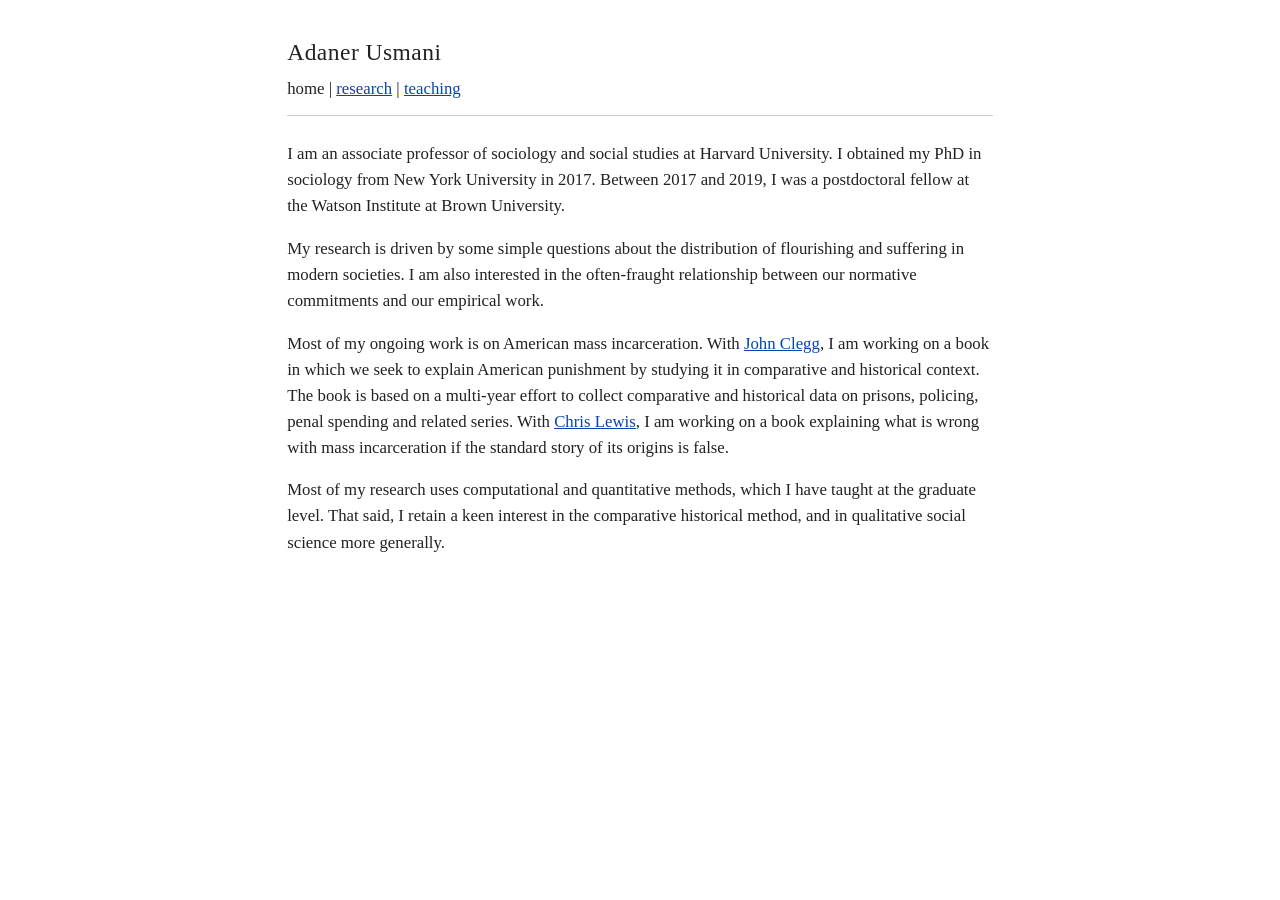
<file: index.html>
<!DOCTYPE html>
<html lang="en">
<head>
<meta charset="utf-8">
<meta name="viewport" content="width=device-width, initial-scale=1">
<title>Adaner Usmani</title>
<link rel="stylesheet" href="style.css">
</head>
<body>

<header>
<h1>Adaner Usmani</h1>
<nav>home | <a href="research.html">research</a> | <a href="teaching.html">teaching</a></nav>
<hr>
</header>

<main>
<p>I am an associate professor of sociology and social studies at Harvard University. I obtained my PhD in sociology from New York University in 2017. Between 2017 and 2019, I was a postdoctoral fellow at the Watson Institute at Brown University.</p>

<p>My research is driven by some simple questions about the distribution of flourishing and suffering in modern societies. I am also interested in the often-fraught relationship between our normative commitments and our empirical work.</p>

<p>Most of my ongoing work is on American mass incarceration. With <a href="https://www.umass.edu/economics/about/directory/john-clegg">John Clegg</a>, I am working on a book in which we seek to explain American punishment by studying it in comparative and historical context. The book is based on a multi-year effort to collect comparative and historical data on prisons, policing, penal spending and related series. With <a href="http://www.christopherlewis.org/">Chris Lewis</a>, I am working on a book explaining what is wrong with mass incarceration if the standard story of its origins is false.</p>

<p>Most of my research uses computational and quantitative methods, which I have taught at the graduate level. That said, I retain a keen interest in the comparative historical method, and in qualitative social science more generally.</p>
</main>

</body>
</html>
</file>
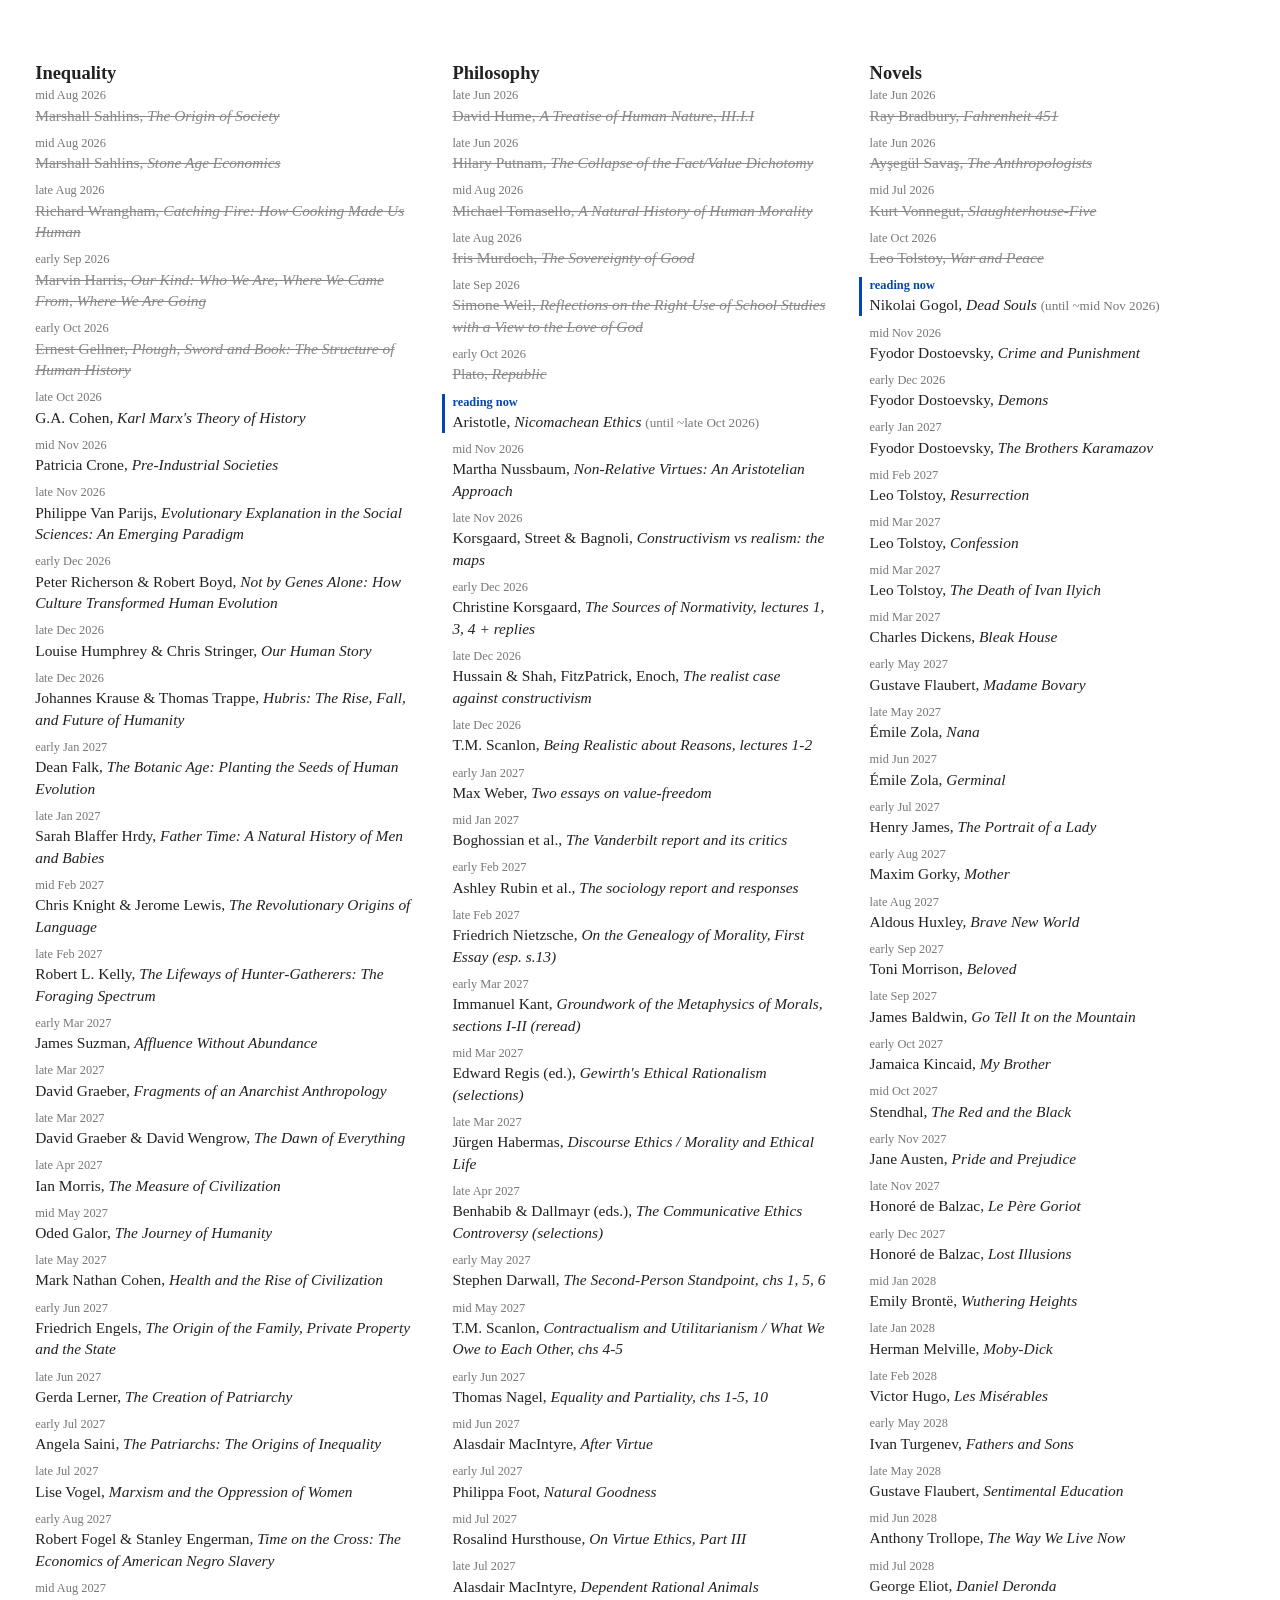
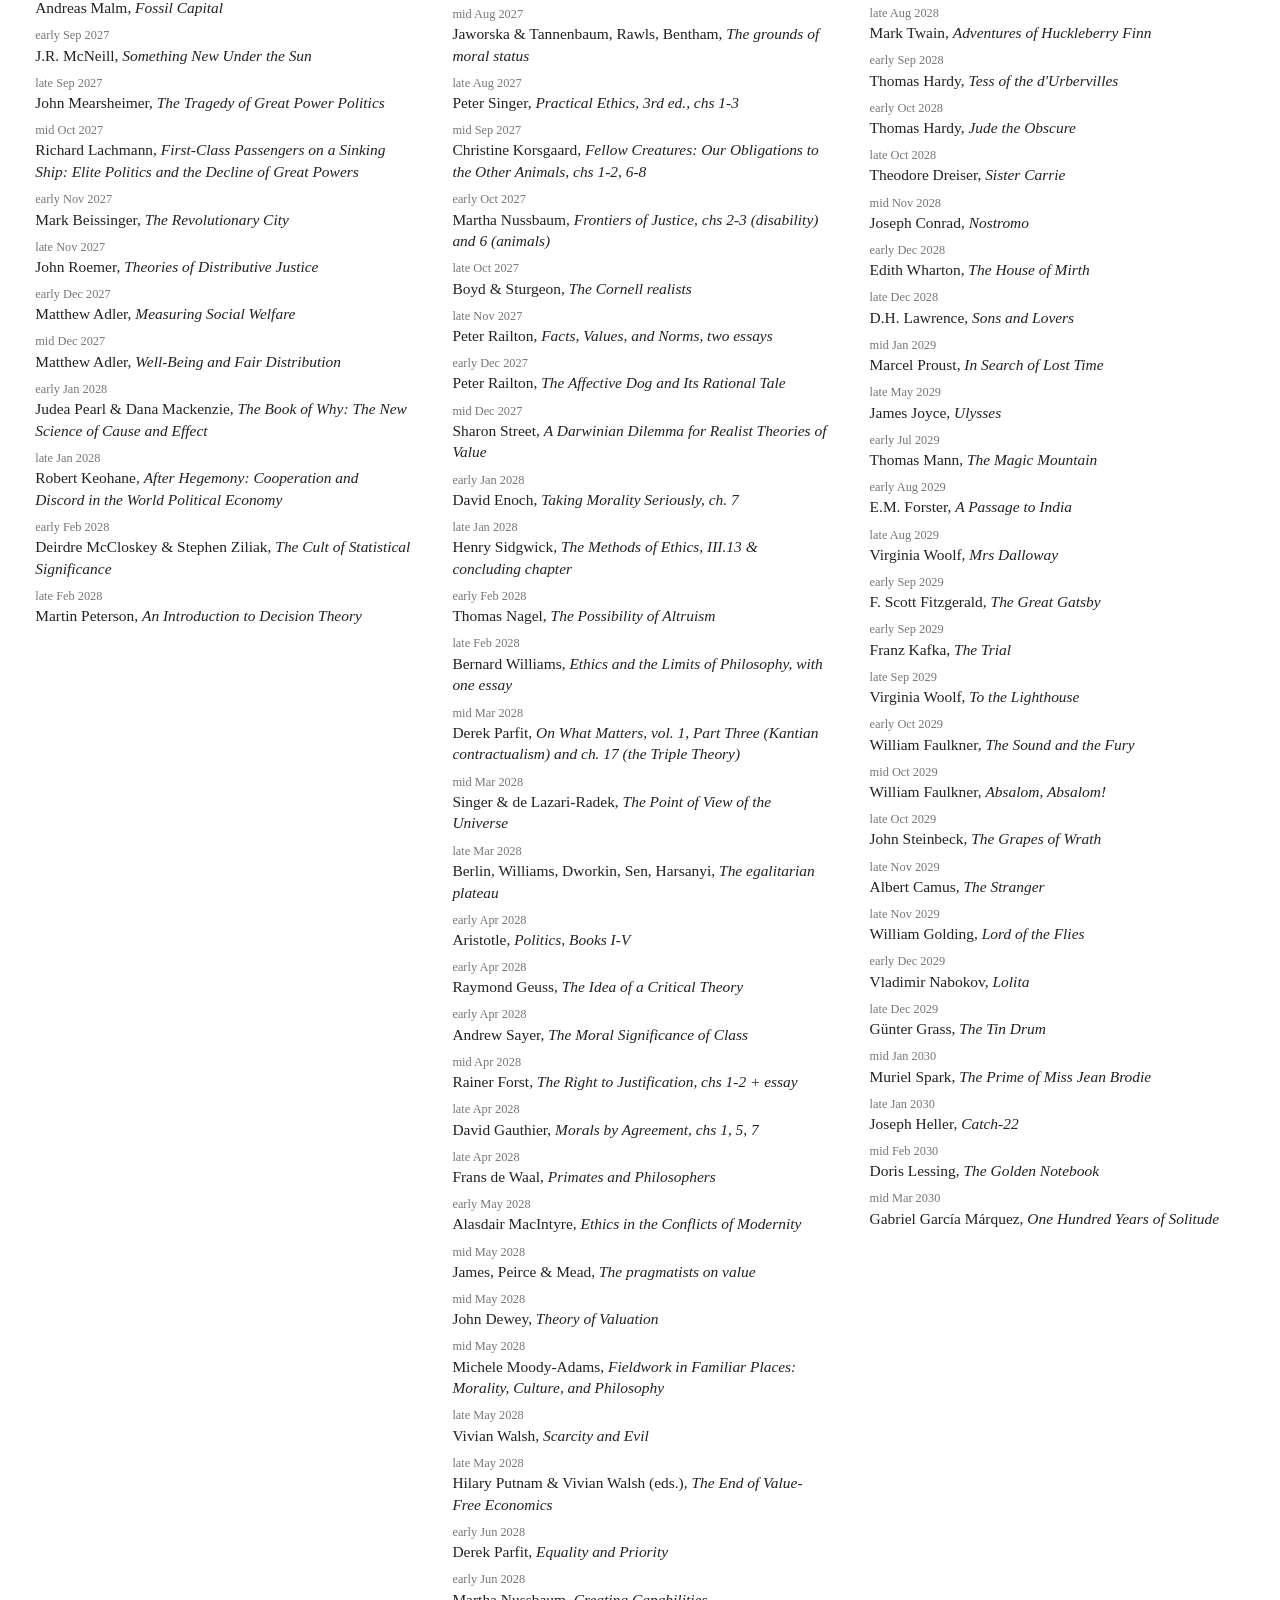
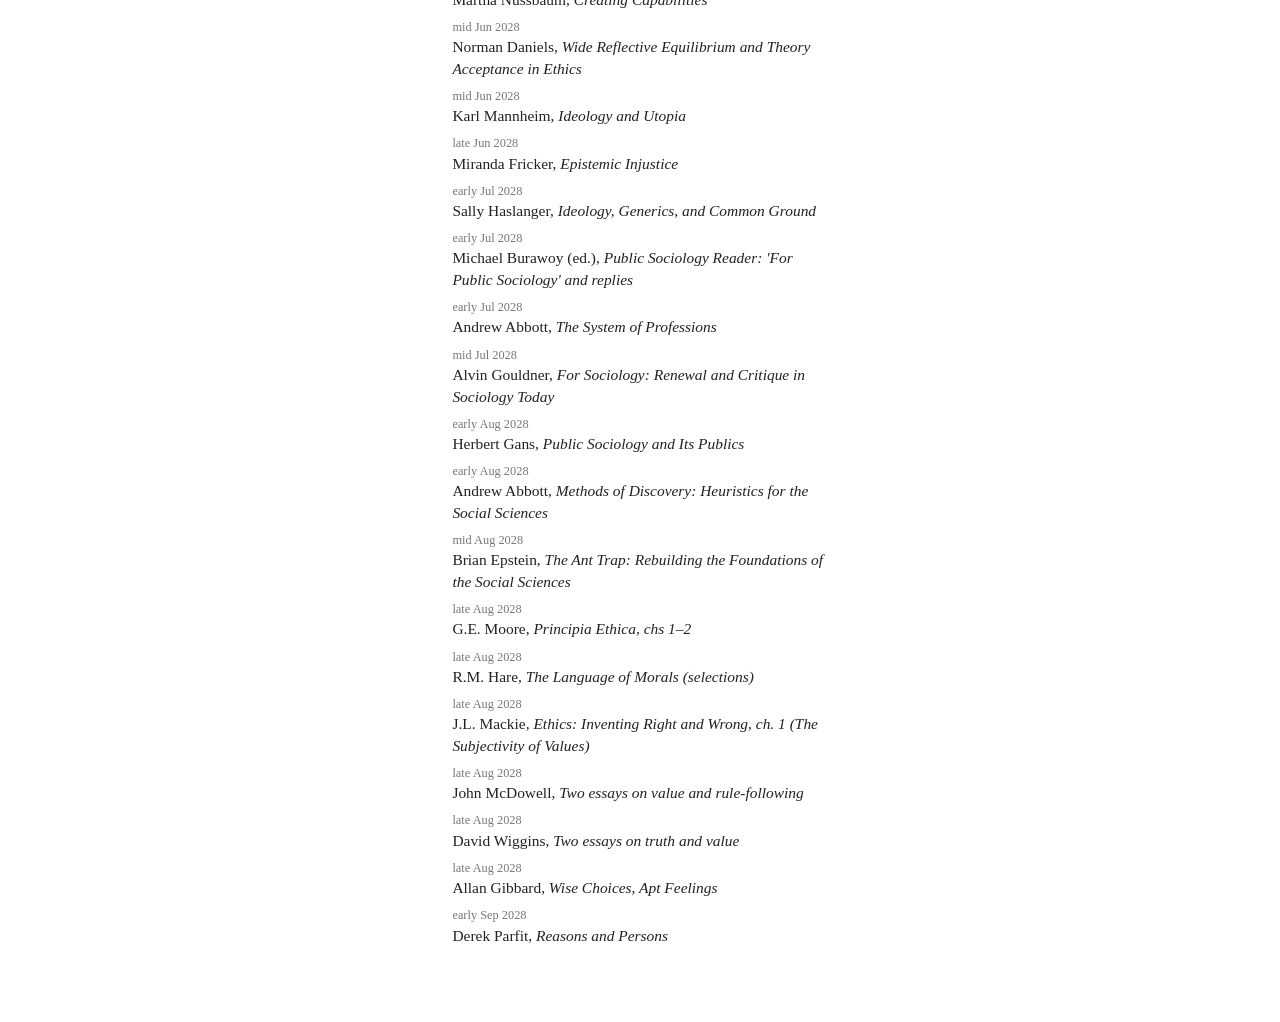
<file: reading.html>
<!DOCTYPE html>
<html lang="en">
<head>
<meta charset="utf-8">
<meta name="viewport" content="width=device-width, initial-scale=1">
<title>Reading</title>
<meta name="robots" content="noindex, nofollow">
<link rel="stylesheet" href="style.css">
</head>
<body class="wide">

<div class="reading">
<section class="col">
<h2>Inequality</h2>
<ol class="books">
<li class="done"><span class="when">mid Aug 2026</span><del>Marshall Sahlins, <cite>The Origin of Society</cite></del></li>
<li class="done"><span class="when">mid Aug 2026</span><del>Marshall Sahlins, <cite>Stone Age Economics</cite></del></li>
<li class="done"><span class="when">late Aug 2026</span><del>Richard Wrangham, <cite>Catching Fire: How Cooking Made Us Human</cite></del></li>
<li class="done"><span class="when">early Sep 2026</span><del>Marvin Harris, <cite>Our Kind: Who We Are, Where We Came From, Where We Are Going</cite></del></li>
<li class="done"><span class="when">early Oct 2026</span><del>Ernest Gellner, <cite>Plough, Sword and Book: The Structure of Human History</cite></del></li>
<li><span class="when">late Oct 2026</span>G.A. Cohen, <cite>Karl Marx&#x27;s Theory of History</cite></li>
<li><span class="when">mid Nov 2026</span>Patricia Crone, <cite>Pre-Industrial Societies</cite></li>
<li><span class="when">late Nov 2026</span>Philippe Van Parijs, <cite>Evolutionary Explanation in the Social Sciences: An Emerging Paradigm</cite></li>
<li><span class="when">early Dec 2026</span>Peter Richerson &amp; Robert Boyd, <cite>Not by Genes Alone: How Culture Transformed Human Evolution</cite></li>
<li><span class="when">late Dec 2026</span>Louise Humphrey &amp; Chris Stringer, <cite>Our Human Story</cite></li>
<li><span class="when">late Dec 2026</span>Johannes Krause &amp; Thomas Trappe, <cite>Hubris: The Rise, Fall, and Future of Humanity</cite></li>
<li><span class="when">early Jan 2027</span>Dean Falk, <cite>The Botanic Age: Planting the Seeds of Human Evolution</cite></li>
<li><span class="when">late Jan 2027</span>Sarah Blaffer Hrdy, <cite>Father Time: A Natural History of Men and Babies</cite></li>
<li><span class="when">mid Feb 2027</span>Chris Knight &amp; Jerome Lewis, <cite>The Revolutionary Origins of Language</cite></li>
<li><span class="when">late Feb 2027</span>Robert L. Kelly, <cite>The Lifeways of Hunter-Gatherers: The Foraging Spectrum</cite></li>
<li><span class="when">early Mar 2027</span>James Suzman, <cite>Affluence Without Abundance</cite></li>
<li><span class="when">late Mar 2027</span>David Graeber, <cite>Fragments of an Anarchist Anthropology</cite></li>
<li><span class="when">late Mar 2027</span>David Graeber &amp; David Wengrow, <cite>The Dawn of Everything</cite></li>
<li><span class="when">late Apr 2027</span>Ian Morris, <cite>The Measure of Civilization</cite></li>
<li><span class="when">mid May 2027</span>Oded Galor, <cite>The Journey of Humanity</cite></li>
<li><span class="when">late May 2027</span>Mark Nathan Cohen, <cite>Health and the Rise of Civilization</cite></li>
<li><span class="when">early Jun 2027</span>Friedrich Engels, <cite>The Origin of the Family, Private Property and the State</cite></li>
<li><span class="when">late Jun 2027</span>Gerda Lerner, <cite>The Creation of Patriarchy</cite></li>
<li><span class="when">early Jul 2027</span>Angela Saini, <cite>The Patriarchs: The Origins of Inequality</cite></li>
<li><span class="when">late Jul 2027</span>Lise Vogel, <cite>Marxism and the Oppression of Women</cite></li>
<li><span class="when">early Aug 2027</span>Robert Fogel &amp; Stanley Engerman, <cite>Time on the Cross: The Economics of American Negro Slavery</cite></li>
<li><span class="when">mid Aug 2027</span>Andreas Malm, <cite>Fossil Capital</cite></li>
<li><span class="when">early Sep 2027</span>J.R. McNeill, <cite>Something New Under the Sun</cite></li>
<li><span class="when">late Sep 2027</span>John Mearsheimer, <cite>The Tragedy of Great Power Politics</cite></li>
<li><span class="when">mid Oct 2027</span>Richard Lachmann, <cite>First-Class Passengers on a Sinking Ship: Elite Politics and the Decline of Great Powers</cite></li>
<li><span class="when">early Nov 2027</span>Mark Beissinger, <cite>The Revolutionary City</cite></li>
<li><span class="when">late Nov 2027</span>John Roemer, <cite>Theories of Distributive Justice</cite></li>
<li><span class="when">early Dec 2027</span>Matthew Adler, <cite>Measuring Social Welfare</cite></li>
<li><span class="when">mid Dec 2027</span>Matthew Adler, <cite>Well-Being and Fair Distribution</cite></li>
<li><span class="when">early Jan 2028</span>Judea Pearl &amp; Dana Mackenzie, <cite>The Book of Why: The New Science of Cause and Effect</cite></li>
<li><span class="when">late Jan 2028</span>Robert Keohane, <cite>After Hegemony: Cooperation and Discord in the World Political Economy</cite></li>
<li><span class="when">early Feb 2028</span>Deirdre McCloskey &amp; Stephen Ziliak, <cite>The Cult of Statistical Significance</cite></li>
<li><span class="when">late Feb 2028</span>Martin Peterson, <cite>An Introduction to Decision Theory</cite></li>
</ol>
</section>

<section class="col">
<h2>Philosophy</h2>
<ol class="books">
<li class="done"><span class="when">late Jun 2026</span><del>David Hume, <cite>A Treatise of Human Nature, III.I.I</cite></del></li>
<li class="done"><span class="when">late Jun 2026</span><del>Hilary Putnam, <cite>The Collapse of the Fact/Value Dichotomy</cite></del></li>
<li class="done"><span class="when">mid Aug 2026</span><del>Michael Tomasello, <cite>A Natural History of Human Morality</cite></del></li>
<li class="done"><span class="when">late Aug 2026</span><del>Iris Murdoch, <cite>The Sovereignty of Good</cite></del></li>
<li class="done"><span class="when">late Sep 2026</span><del>Simone Weil, <cite>Reflections on the Right Use of School Studies with a View to the Love of God</cite></del></li>
<li class="done"><span class="when">early Oct 2026</span><del>Plato, <cite>Republic</cite></del></li>
<li class="now"><span class="when">reading now</span>Aristotle, <cite>Nicomachean Ethics</cite> <span class="until">(until ~late Oct 2026)</span></li>
<li><span class="when">mid Nov 2026</span>Martha Nussbaum, <cite>Non-Relative Virtues: An Aristotelian Approach</cite></li>
<li><span class="when">late Nov 2026</span>Korsgaard, Street &amp; Bagnoli, <cite>Constructivism vs realism: the maps</cite></li>
<li><span class="when">early Dec 2026</span>Christine Korsgaard, <cite>The Sources of Normativity, lectures 1, 3, 4 + replies</cite></li>
<li><span class="when">late Dec 2026</span>Hussain &amp; Shah, FitzPatrick, Enoch, <cite>The realist case against constructivism</cite></li>
<li><span class="when">late Dec 2026</span>T.M. Scanlon, <cite>Being Realistic about Reasons, lectures 1-2</cite></li>
<li><span class="when">early Jan 2027</span>Max Weber, <cite>Two essays on value-freedom</cite></li>
<li><span class="when">mid Jan 2027</span>Boghossian et al., <cite>The Vanderbilt report and its critics</cite></li>
<li><span class="when">early Feb 2027</span>Ashley Rubin et al., <cite>The sociology report and responses</cite></li>
<li><span class="when">late Feb 2027</span>Friedrich Nietzsche, <cite>On the Genealogy of Morality, First Essay (esp. s.13)</cite></li>
<li><span class="when">early Mar 2027</span>Immanuel Kant, <cite>Groundwork of the Metaphysics of Morals, sections I-II (reread)</cite></li>
<li><span class="when">mid Mar 2027</span>Edward Regis (ed.), <cite>Gewirth&#x27;s Ethical Rationalism (selections)</cite></li>
<li><span class="when">late Mar 2027</span>Jürgen Habermas, <cite>Discourse Ethics / Morality and Ethical Life</cite></li>
<li><span class="when">late Apr 2027</span>Benhabib &amp; Dallmayr (eds.), <cite>The Communicative Ethics Controversy (selections)</cite></li>
<li><span class="when">early May 2027</span>Stephen Darwall, <cite>The Second-Person Standpoint, chs 1, 5, 6</cite></li>
<li><span class="when">mid May 2027</span>T.M. Scanlon, <cite>Contractualism and Utilitarianism / What We Owe to Each Other, chs 4-5</cite></li>
<li><span class="when">early Jun 2027</span>Thomas Nagel, <cite>Equality and Partiality, chs 1-5, 10</cite></li>
<li><span class="when">mid Jun 2027</span>Alasdair MacIntyre, <cite>After Virtue</cite></li>
<li><span class="when">early Jul 2027</span>Philippa Foot, <cite>Natural Goodness</cite></li>
<li><span class="when">mid Jul 2027</span>Rosalind Hursthouse, <cite>On Virtue Ethics, Part III</cite></li>
<li><span class="when">late Jul 2027</span>Alasdair MacIntyre, <cite>Dependent Rational Animals</cite></li>
<li><span class="when">mid Aug 2027</span>Jaworska &amp; Tannenbaum, Rawls, Bentham, <cite>The grounds of moral status</cite></li>
<li><span class="when">late Aug 2027</span>Peter Singer, <cite>Practical Ethics, 3rd ed., chs 1-3</cite></li>
<li><span class="when">mid Sep 2027</span>Christine Korsgaard, <cite>Fellow Creatures: Our Obligations to the Other Animals, chs 1-2, 6-8</cite></li>
<li><span class="when">early Oct 2027</span>Martha Nussbaum, <cite>Frontiers of Justice, chs 2-3 (disability) and 6 (animals)</cite></li>
<li><span class="when">late Oct 2027</span>Boyd &amp; Sturgeon, <cite>The Cornell realists</cite></li>
<li><span class="when">late Nov 2027</span>Peter Railton, <cite>Facts, Values, and Norms, two essays</cite></li>
<li><span class="when">early Dec 2027</span>Peter Railton, <cite>The Affective Dog and Its Rational Tale</cite></li>
<li><span class="when">mid Dec 2027</span>Sharon Street, <cite>A Darwinian Dilemma for Realist Theories of Value</cite></li>
<li><span class="when">early Jan 2028</span>David Enoch, <cite>Taking Morality Seriously, ch. 7</cite></li>
<li><span class="when">late Jan 2028</span>Henry Sidgwick, <cite>The Methods of Ethics, III.13 &amp; concluding chapter</cite></li>
<li><span class="when">early Feb 2028</span>Thomas Nagel, <cite>The Possibility of Altruism</cite></li>
<li><span class="when">late Feb 2028</span>Bernard Williams, <cite>Ethics and the Limits of Philosophy, with one essay</cite></li>
<li><span class="when">mid Mar 2028</span>Derek Parfit, <cite>On What Matters, vol. 1, Part Three (Kantian contractualism) and ch. 17 (the Triple Theory)</cite></li>
<li><span class="when">mid Mar 2028</span>Singer &amp; de Lazari-Radek, <cite>The Point of View of the Universe</cite></li>
<li><span class="when">late Mar 2028</span>Berlin, Williams, Dworkin, Sen, Harsanyi, <cite>The egalitarian plateau</cite></li>
<li><span class="when">early Apr 2028</span>Aristotle, <cite>Politics, Books I-V</cite></li>
<li><span class="when">early Apr 2028</span>Raymond Geuss, <cite>The Idea of a Critical Theory</cite></li>
<li><span class="when">early Apr 2028</span>Andrew Sayer, <cite>The Moral Significance of Class</cite></li>
<li><span class="when">mid Apr 2028</span>Rainer Forst, <cite>The Right to Justification, chs 1-2 + essay</cite></li>
<li><span class="when">late Apr 2028</span>David Gauthier, <cite>Morals by Agreement, chs 1, 5, 7</cite></li>
<li><span class="when">late Apr 2028</span>Frans de Waal, <cite>Primates and Philosophers</cite></li>
<li><span class="when">early May 2028</span>Alasdair MacIntyre, <cite>Ethics in the Conflicts of Modernity</cite></li>
<li><span class="when">mid May 2028</span>James, Peirce &amp; Mead, <cite>The pragmatists on value</cite></li>
<li><span class="when">mid May 2028</span>John Dewey, <cite>Theory of Valuation</cite></li>
<li><span class="when">mid May 2028</span>Michele Moody-Adams, <cite>Fieldwork in Familiar Places: Morality, Culture, and Philosophy</cite></li>
<li><span class="when">late May 2028</span>Vivian Walsh, <cite>Scarcity and Evil</cite></li>
<li><span class="when">late May 2028</span>Hilary Putnam &amp; Vivian Walsh (eds.), <cite>The End of Value-Free Economics</cite></li>
<li><span class="when">early Jun 2028</span>Derek Parfit, <cite>Equality and Priority</cite></li>
<li><span class="when">early Jun 2028</span>Martha Nussbaum, <cite>Creating Capabilities</cite></li>
<li><span class="when">mid Jun 2028</span>Norman Daniels, <cite>Wide Reflective Equilibrium and Theory Acceptance in Ethics</cite></li>
<li><span class="when">mid Jun 2028</span>Karl Mannheim, <cite>Ideology and Utopia</cite></li>
<li><span class="when">late Jun 2028</span>Miranda Fricker, <cite>Epistemic Injustice</cite></li>
<li><span class="when">early Jul 2028</span>Sally Haslanger, <cite>Ideology, Generics, and Common Ground</cite></li>
<li><span class="when">early Jul 2028</span>Michael Burawoy (ed.), <cite>Public Sociology Reader: &#x27;For Public Sociology&#x27; and replies</cite></li>
<li><span class="when">early Jul 2028</span>Andrew Abbott, <cite>The System of Professions</cite></li>
<li><span class="when">mid Jul 2028</span>Alvin Gouldner, <cite>For Sociology: Renewal and Critique in Sociology Today</cite></li>
<li><span class="when">early Aug 2028</span>Herbert Gans, <cite>Public Sociology and Its Publics</cite></li>
<li><span class="when">early Aug 2028</span>Andrew Abbott, <cite>Methods of Discovery: Heuristics for the Social Sciences</cite></li>
<li><span class="when">mid Aug 2028</span>Brian Epstein, <cite>The Ant Trap: Rebuilding the Foundations of the Social Sciences</cite></li>
<li><span class="when">late Aug 2028</span>G.E. Moore, <cite>Principia Ethica, chs 1–2</cite></li>
<li><span class="when">late Aug 2028</span>R.M. Hare, <cite>The Language of Morals (selections)</cite></li>
<li><span class="when">late Aug 2028</span>J.L. Mackie, <cite>Ethics: Inventing Right and Wrong, ch. 1 (The Subjectivity of Values)</cite></li>
<li><span class="when">late Aug 2028</span>John McDowell, <cite>Two essays on value and rule-following</cite></li>
<li><span class="when">late Aug 2028</span>David Wiggins, <cite>Two essays on truth and value</cite></li>
<li><span class="when">late Aug 2028</span>Allan Gibbard, <cite>Wise Choices, Apt Feelings</cite></li>
<li><span class="when">early Sep 2028</span>Derek Parfit, <cite>Reasons and Persons</cite></li>
</ol>
</section>

<section class="col">
<h2>Novels</h2>
<ol class="books">
<li class="done"><span class="when">late Jun 2026</span><del>Ray Bradbury, <cite>Fahrenheit 451</cite></del></li>
<li class="done"><span class="when">late Jun 2026</span><del>Ayşegül Savaş, <cite>The Anthropologists</cite></del></li>
<li class="done"><span class="when">mid Jul 2026</span><del>Kurt Vonnegut, <cite>Slaughterhouse-Five</cite></del></li>
<li class="done"><span class="when">late Oct 2026</span><del>Leo Tolstoy, <cite>War and Peace</cite></del></li>
<li class="now"><span class="when">reading now</span>Nikolai Gogol, <cite>Dead Souls</cite> <span class="until">(until ~mid Nov 2026)</span></li>
<li><span class="when">mid Nov 2026</span>Fyodor Dostoevsky, <cite>Crime and Punishment</cite></li>
<li><span class="when">early Dec 2026</span>Fyodor Dostoevsky, <cite>Demons</cite></li>
<li><span class="when">early Jan 2027</span>Fyodor Dostoevsky, <cite>The Brothers Karamazov</cite></li>
<li><span class="when">mid Feb 2027</span>Leo Tolstoy, <cite>Resurrection</cite></li>
<li><span class="when">mid Mar 2027</span>Leo Tolstoy, <cite>Confession</cite></li>
<li><span class="when">mid Mar 2027</span>Leo Tolstoy, <cite>The Death of Ivan Ilyich</cite></li>
<li><span class="when">mid Mar 2027</span>Charles Dickens, <cite>Bleak House</cite></li>
<li><span class="when">early May 2027</span>Gustave Flaubert, <cite>Madame Bovary</cite></li>
<li><span class="when">late May 2027</span>Émile Zola, <cite>Nana</cite></li>
<li><span class="when">mid Jun 2027</span>Émile Zola, <cite>Germinal</cite></li>
<li><span class="when">early Jul 2027</span>Henry James, <cite>The Portrait of a Lady</cite></li>
<li><span class="when">early Aug 2027</span>Maxim Gorky, <cite>Mother</cite></li>
<li><span class="when">late Aug 2027</span>Aldous Huxley, <cite>Brave New World</cite></li>
<li><span class="when">early Sep 2027</span>Toni Morrison, <cite>Beloved</cite></li>
<li><span class="when">late Sep 2027</span>James Baldwin, <cite>Go Tell It on the Mountain</cite></li>
<li><span class="when">early Oct 2027</span>Jamaica Kincaid, <cite>My Brother</cite></li>
<li><span class="when">mid Oct 2027</span>Stendhal, <cite>The Red and the Black</cite></li>
<li><span class="when">early Nov 2027</span>Jane Austen, <cite>Pride and Prejudice</cite></li>
<li><span class="when">late Nov 2027</span>Honoré de Balzac, <cite>Le Père Goriot</cite></li>
<li><span class="when">early Dec 2027</span>Honoré de Balzac, <cite>Lost Illusions</cite></li>
<li><span class="when">mid Jan 2028</span>Emily Brontë, <cite>Wuthering Heights</cite></li>
<li><span class="when">late Jan 2028</span>Herman Melville, <cite>Moby-Dick</cite></li>
<li><span class="when">late Feb 2028</span>Victor Hugo, <cite>Les Misérables</cite></li>
<li><span class="when">early May 2028</span>Ivan Turgenev, <cite>Fathers and Sons</cite></li>
<li><span class="when">late May 2028</span>Gustave Flaubert, <cite>Sentimental Education</cite></li>
<li><span class="when">mid Jun 2028</span>Anthony Trollope, <cite>The Way We Live Now</cite></li>
<li><span class="when">mid Jul 2028</span>George Eliot, <cite>Daniel Deronda</cite></li>
<li><span class="when">late Aug 2028</span>Mark Twain, <cite>Adventures of Huckleberry Finn</cite></li>
<li><span class="when">early Sep 2028</span>Thomas Hardy, <cite>Tess of the d&#x27;Urbervilles</cite></li>
<li><span class="when">early Oct 2028</span>Thomas Hardy, <cite>Jude the Obscure</cite></li>
<li><span class="when">late Oct 2028</span>Theodore Dreiser, <cite>Sister Carrie</cite></li>
<li><span class="when">mid Nov 2028</span>Joseph Conrad, <cite>Nostromo</cite></li>
<li><span class="when">early Dec 2028</span>Edith Wharton, <cite>The House of Mirth</cite></li>
<li><span class="when">late Dec 2028</span>D.H. Lawrence, <cite>Sons and Lovers</cite></li>
<li><span class="when">mid Jan 2029</span>Marcel Proust, <cite>In Search of Lost Time</cite></li>
<li><span class="when">late May 2029</span>James Joyce, <cite>Ulysses</cite></li>
<li><span class="when">early Jul 2029</span>Thomas Mann, <cite>The Magic Mountain</cite></li>
<li><span class="when">early Aug 2029</span>E.M. Forster, <cite>A Passage to India</cite></li>
<li><span class="when">late Aug 2029</span>Virginia Woolf, <cite>Mrs Dalloway</cite></li>
<li><span class="when">early Sep 2029</span>F. Scott Fitzgerald, <cite>The Great Gatsby</cite></li>
<li><span class="when">early Sep 2029</span>Franz Kafka, <cite>The Trial</cite></li>
<li><span class="when">late Sep 2029</span>Virginia Woolf, <cite>To the Lighthouse</cite></li>
<li><span class="when">early Oct 2029</span>William Faulkner, <cite>The Sound and the Fury</cite></li>
<li><span class="when">mid Oct 2029</span>William Faulkner, <cite>Absalom, Absalom!</cite></li>
<li><span class="when">late Oct 2029</span>John Steinbeck, <cite>The Grapes of Wrath</cite></li>
<li><span class="when">late Nov 2029</span>Albert Camus, <cite>The Stranger</cite></li>
<li><span class="when">late Nov 2029</span>William Golding, <cite>Lord of the Flies</cite></li>
<li><span class="when">early Dec 2029</span>Vladimir Nabokov, <cite>Lolita</cite></li>
<li><span class="when">late Dec 2029</span>Günter Grass, <cite>The Tin Drum</cite></li>
<li><span class="when">mid Jan 2030</span>Muriel Spark, <cite>The Prime of Miss Jean Brodie</cite></li>
<li><span class="when">late Jan 2030</span>Joseph Heller, <cite>Catch-22</cite></li>
<li><span class="when">mid Feb 2030</span>Doris Lessing, <cite>The Golden Notebook</cite></li>
<li><span class="when">mid Mar 2030</span>Gabriel García Márquez, <cite>One Hundred Years of Solitude</cite></li>
</ol>
</section>
</div>

</body>
</html>
</file>
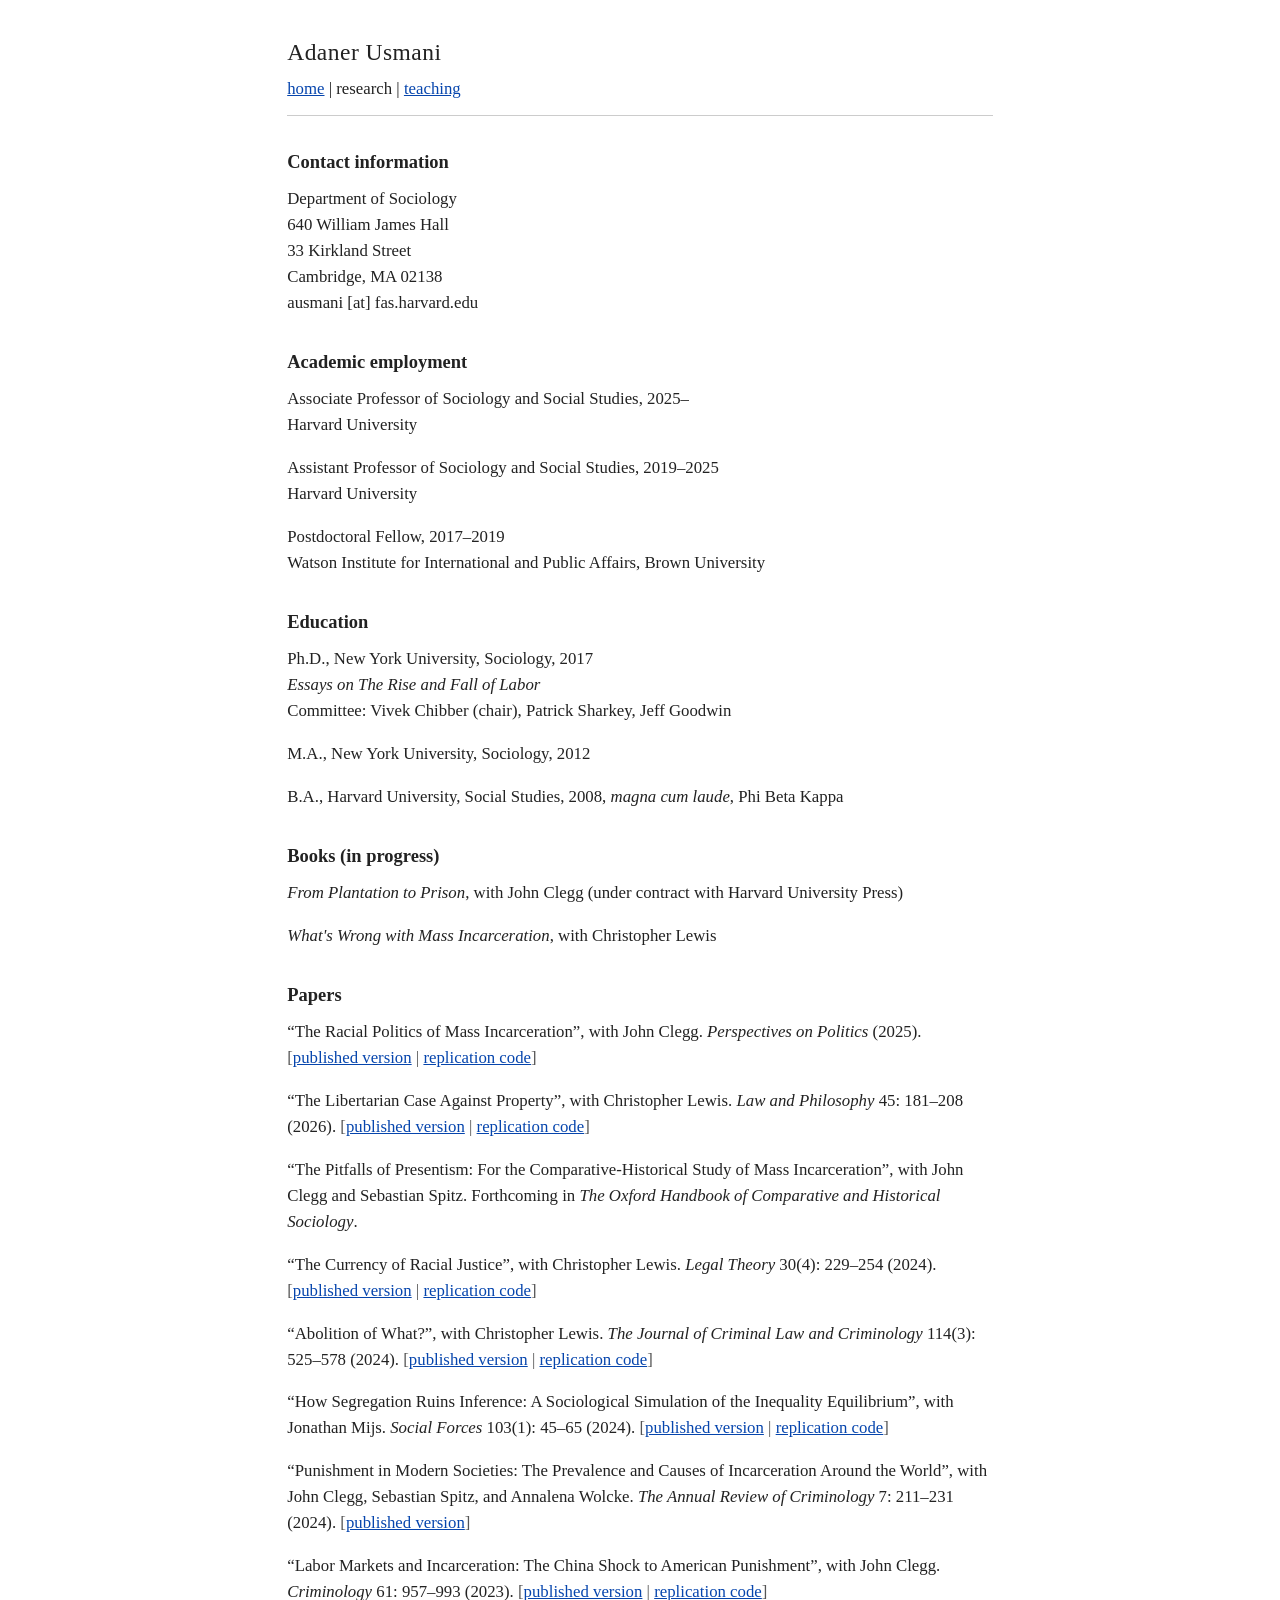
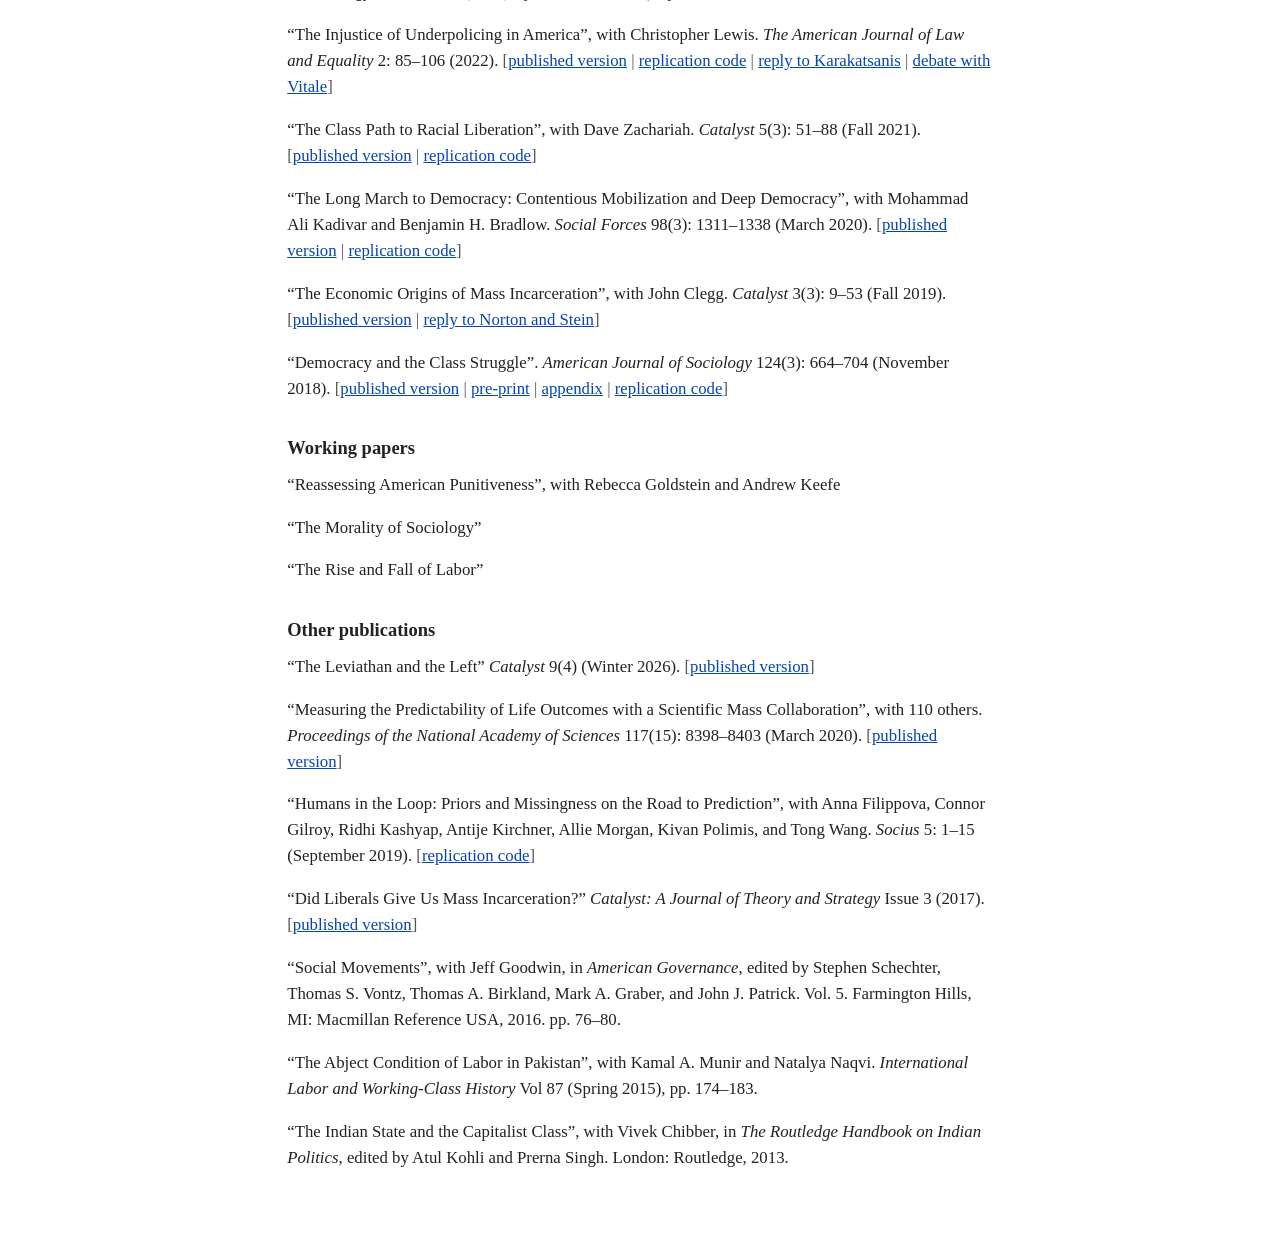
<file: research.html>
<!DOCTYPE html>
<html lang="en">
<head>
<meta charset="utf-8">
<meta name="viewport" content="width=device-width, initial-scale=1">
<title>Adaner Usmani — Research</title>
<link rel="stylesheet" href="style.css">
</head>
<body>

<header>
<h1>Adaner Usmani</h1>
<nav><a href="index.html">home</a> | research | <a href="teaching.html">teaching</a></nav>
<hr>
</header>

<main>

<h2>Contact information</h2>
<address class="entry">
Department of Sociology<br>
640 William James Hall<br>
33 Kirkland Street<br>
Cambridge, MA 02138<br>
ausmani [at] fas.harvard.edu
</address>

<h2>Academic employment</h2>
<p class="entry">Associate Professor of Sociology and Social Studies, 2025&ndash;<br>
Harvard University</p>
<p class="entry">Assistant Professor of Sociology and Social Studies, 2019&ndash;2025<br>
Harvard University</p>
<p class="entry">Postdoctoral Fellow, 2017&ndash;2019<br>
Watson Institute for International and Public Affairs, Brown University</p>

<h2>Education</h2>
<p class="entry">Ph.D., New York University, Sociology, 2017<br>
<em>Essays on The Rise and Fall of Labor</em><br>
Committee: Vivek Chibber (chair), Patrick Sharkey, Jeff Goodwin</p>
<p class="entry">M.A., New York University, Sociology, 2012</p>
<p class="entry">B.A., Harvard University, Social Studies, 2008, <em>magna cum laude</em>, Phi Beta Kappa</p>

<h2>Books (in progress)</h2>
<!-- TODO: confirm current status of both books -->
<p class="entry"><em>From Plantation to Prison</em>, with John Clegg (under contract with Harvard University Press)</p>
<p class="entry"><em>What's Wrong with Mass Incarceration</em>, with Christopher Lewis</p>

<h2>Papers</h2>

<!-- Updated from "forthcoming": published online October 2025. TODO: confirm volume/issue/pages once in print -->
<p class="entry">&ldquo;The Racial Politics of Mass Incarceration&rdquo;, with John Clegg. <em>Perspectives on Politics</em> (2025).
<span class="links">[<a href="https://www.cambridge.org/core/journals/perspectives-on-politics/article/racial-politics-of-mass-incarceration/AFACD9961C033278E40CA5E23A30D717">published version</a> | <a href="https://github.com/ausmani23/rapol">replication code</a>]</span></p>

<!-- Updated from "forthcoming": now published -->
<p class="entry">&ldquo;The Libertarian Case Against Property&rdquo;, with Christopher Lewis. <em>Law and Philosophy</em> 45: 181&ndash;208 (2026).
<span class="links">[<a href="https://link.springer.com/article/10.1007/s10982-025-09539-2">published version</a> | <a href="https://github.com/ausmani23/reparations">replication code</a>]</span></p>

<!-- TODO: this may now be published — confirm status, year, and pages of the Handbook chapter -->
<p class="entry">&ldquo;The Pitfalls of Presentism: For the Comparative-Historical Study of Mass Incarceration&rdquo;, with John Clegg and Sebastian Spitz. Forthcoming in <em>The Oxford Handbook of Comparative and Historical Sociology</em>.</p>

<p class="entry">&ldquo;The Currency of Racial Justice&rdquo;, with Christopher Lewis. <em>Legal Theory</em> 30(4): 229&ndash;254 (2024).
<span class="links">[<a href="https://www.cambridge.org/core/journals/legal-theory/article/abs/currency-of-racial-justice/32C5EAD7D43CC6B736D5A39592F89B42">published version</a> | <a href="https://github.com/ausmani23/currencyrj">replication code</a>]</span></p>

<p class="entry">&ldquo;Abolition of What?&rdquo;, with Christopher Lewis. <em>The Journal of Criminal Law and Criminology</em> 114(3): 525&ndash;578 (2024).
<span class="links">[<a href="https://scholarlycommons.law.northwestern.edu/jclc/vol114/iss3/2/">published version</a> | <a href="https://github.com/ausmani23/aow">replication code</a>]</span></p>

<p class="entry">&ldquo;How Segregation Ruins Inference: A Sociological Simulation of the Inequality Equilibrium&rdquo;, with Jonathan Mijs. <em>Social Forces</em> 103(1): 45&ndash;65 (2024).
<span class="links">[<a href="https://academic.oup.com/sf/advance-article/doi/10.1093/sf/soae033/7628873">published version</a> | <a href="https://github.com/ausmani23/inferentialspaces">replication code</a>]</span></p>

<p class="entry">&ldquo;Punishment in Modern Societies: The Prevalence and Causes of Incarceration Around the World&rdquo;, with John Clegg, Sebastian Spitz, and Annalena Wolcke. <em>The Annual Review of Criminology</em> 7: 211&ndash;231 (2024).
<span class="links">[<a href="https://www.annualreviews.org/doi/10.1146/annurev-criminol-022422-020311">published version</a>]</span></p>

<p class="entry">&ldquo;Labor Markets and Incarceration: The China Shock to American Punishment&rdquo;, with John Clegg. <em>Criminology</em> 61: 957&ndash;993 (2023).
<span class="links">[<a href="https://doi.org/10.1111/1745-9125.12356">published version</a> | <a href="https://github.com/ausmani23/chinashock">replication code</a>]</span></p>

<p class="entry">&ldquo;The Injustice of Underpolicing in America&rdquo;, with Christopher Lewis. <em>The American Journal of Law and Equality</em> 2: 85&ndash;106 (2022).
<span class="links">[<a href="https://direct.mit.edu/ajle/article/doi/10.1162/ajle_a_00030/112647">published version</a> | <a href="https://github.com/ausmani23/miwhatswrong">replication code</a> | <a href="http://bit.ly/ajlealec">reply to Karakatsanis</a> | <a href="https://nymag.com/intelligencer/article/are-americas-cities-overpoliced.html">debate with Vitale</a>]</span></p>

<p class="entry">&ldquo;The Class Path to Racial Liberation&rdquo;, with Dave Zachariah. <em>Catalyst</em> 5(3): 51&ndash;88 (Fall 2021).
<span class="links">[<a href="https://catalyst-journal.com/2021/12/the-class-path-to-racial-liberation">published version</a> | <a href="https://github.com/ausmani23/classpath">replication code</a>]</span></p>

<p class="entry">&ldquo;The Long March to Democracy: Contentious Mobilization and Deep Democracy&rdquo;, with Mohammad Ali Kadivar and Benjamin H. Bradlow. <em>Social Forces</em> 98(3): 1311&ndash;1338 (March 2020).
<span class="links">[<a href="https://doi.org/10.1093/sf/soz050">published version</a> | <a href="https://github.com/ausmani23/longmarch">replication code</a>]</span></p>

<p class="entry">&ldquo;The Economic Origins of Mass Incarceration&rdquo;, with John Clegg. <em>Catalyst</em> 3(3): 9&ndash;53 (Fall 2019).
<span class="links">[<a href="https://catalyst-journal.com/2019/12/the-economic-origins-of-mass-incarceration">published version</a> | <a href="https://spectrejournal.com/reifying-racism/">reply to Norton and Stein</a>]</span></p>

<p class="entry">&ldquo;Democracy and the Class Struggle&rdquo;. <em>American Journal of Sociology</em> 124(3): 664&ndash;704 (November 2018).
<span class="links">[<a href="https://doi.org/10.1086/700235">published version</a> | <a href="http://bit.ly/demclass_draft">pre-print</a> | <a href="http://bit.ly/demclass_appendix">appendix</a> | <a href="https://github.com/ausmani23/demclass">replication code</a>]</span></p>

<h2>Working papers</h2>
<p class="entry">&ldquo;Reassessing American Punitiveness&rdquo;, with Rebecca Goldstein and Andrew Keefe</p>
<p class="entry">&ldquo;The Morality of Sociology&rdquo;</p>
<p class="entry">&ldquo;The Rise and Fall of Labor&rdquo;</p>
<h2>Other publications</h2>

<p class="entry">&ldquo;The Leviathan and the Left&rdquo; <em>Catalyst</em> 9(4) (Winter 2026).
<span class="links">[<a href="https://catalyst-journal.com/2026/04/the-leviathan-and-the-left">published version</a>]</span></p>

<p class="entry">&ldquo;Measuring the Predictability of Life Outcomes with a Scientific Mass Collaboration&rdquo;, with 110 others. <em>Proceedings of the National Academy of Sciences</em> 117(15): 8398&ndash;8403 (March 2020).
<span class="links">[<a href="https://www.pnas.org/content/117/15/8398">published version</a>]</span></p>

<p class="entry">&ldquo;Humans in the Loop: Priors and Missingness on the Road to Prediction&rdquo;, with Anna Filippova, Connor Gilroy, Ridhi Kashyap, Antije Kirchner, Allie Morgan, Kivan Polimis, and Tong Wang. <em>Socius</em> 5: 1&ndash;15 (September 2019).
<span class="links">[<a href="https://github.com/formidable-family/ffc-humans-in-the-loop">replication code</a>]</span></p>

<p class="entry">&ldquo;Did Liberals Give Us Mass Incarceration?&rdquo; <em>Catalyst: A Journal of Theory and Strategy</em> Issue 3 (2017).
<span class="links">[<a href="https://catalyst-journal.com/2017/12/did-liberals-give-us-mass-incarceration">published version</a>]</span></p>

<p class="entry">&ldquo;Social Movements&rdquo;, with Jeff Goodwin, in <em>American Governance</em>, edited by Stephen Schechter, Thomas S. Vontz, Thomas A. Birkland, Mark A. Graber, and John J. Patrick. Vol. 5. Farmington Hills, MI: Macmillan Reference USA, 2016. pp. 76&ndash;80.</p>

<p class="entry">&ldquo;The Abject Condition of Labor in Pakistan&rdquo;, with Kamal A. Munir and Natalya Naqvi. <em>International Labor and Working-Class History</em> Vol 87 (Spring 2015), pp. 174&ndash;183.</p>

<p class="entry">&ldquo;The Indian State and the Capitalist Class&rdquo;, with Vivek Chibber, in <em>The Routledge Handbook on Indian Politics</em>, edited by Atul Kohli and Prerna Singh. London: Routledge, 2013.</p>

</main>

</body>
</html>
</file>
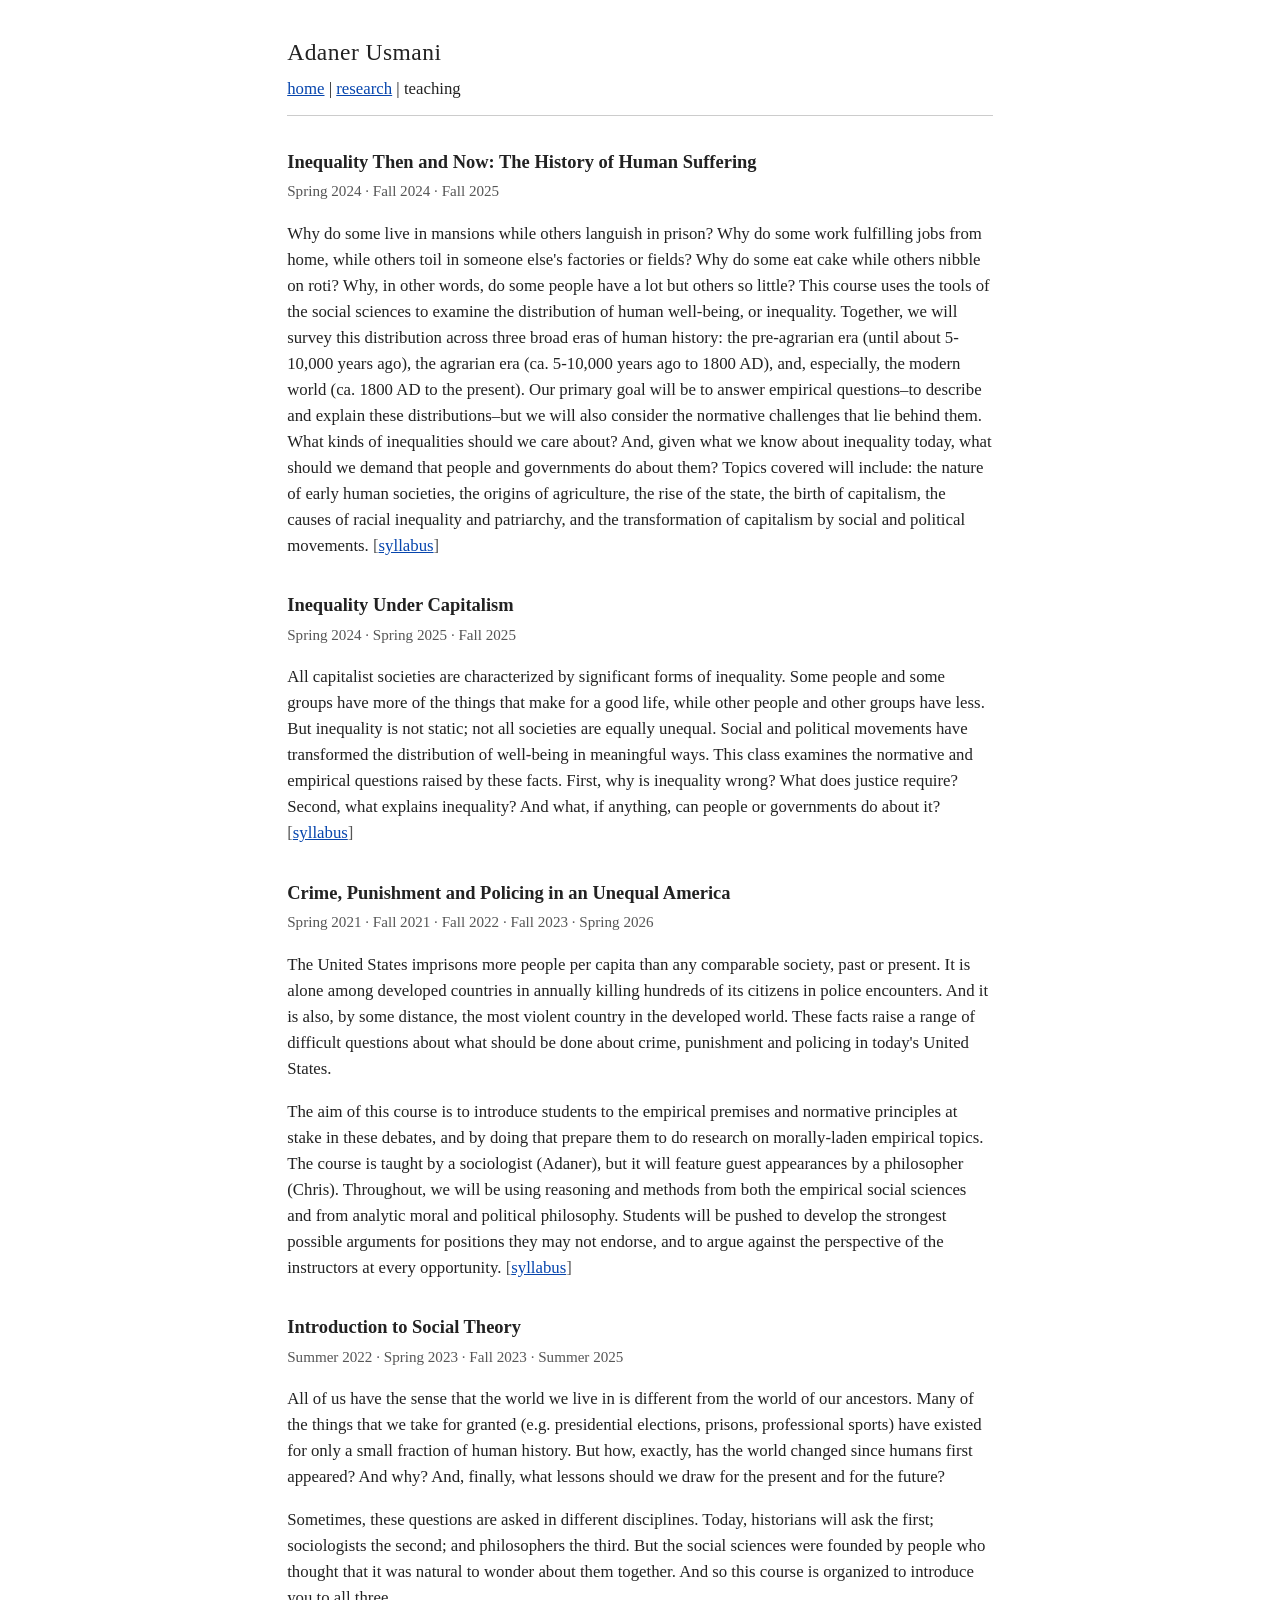
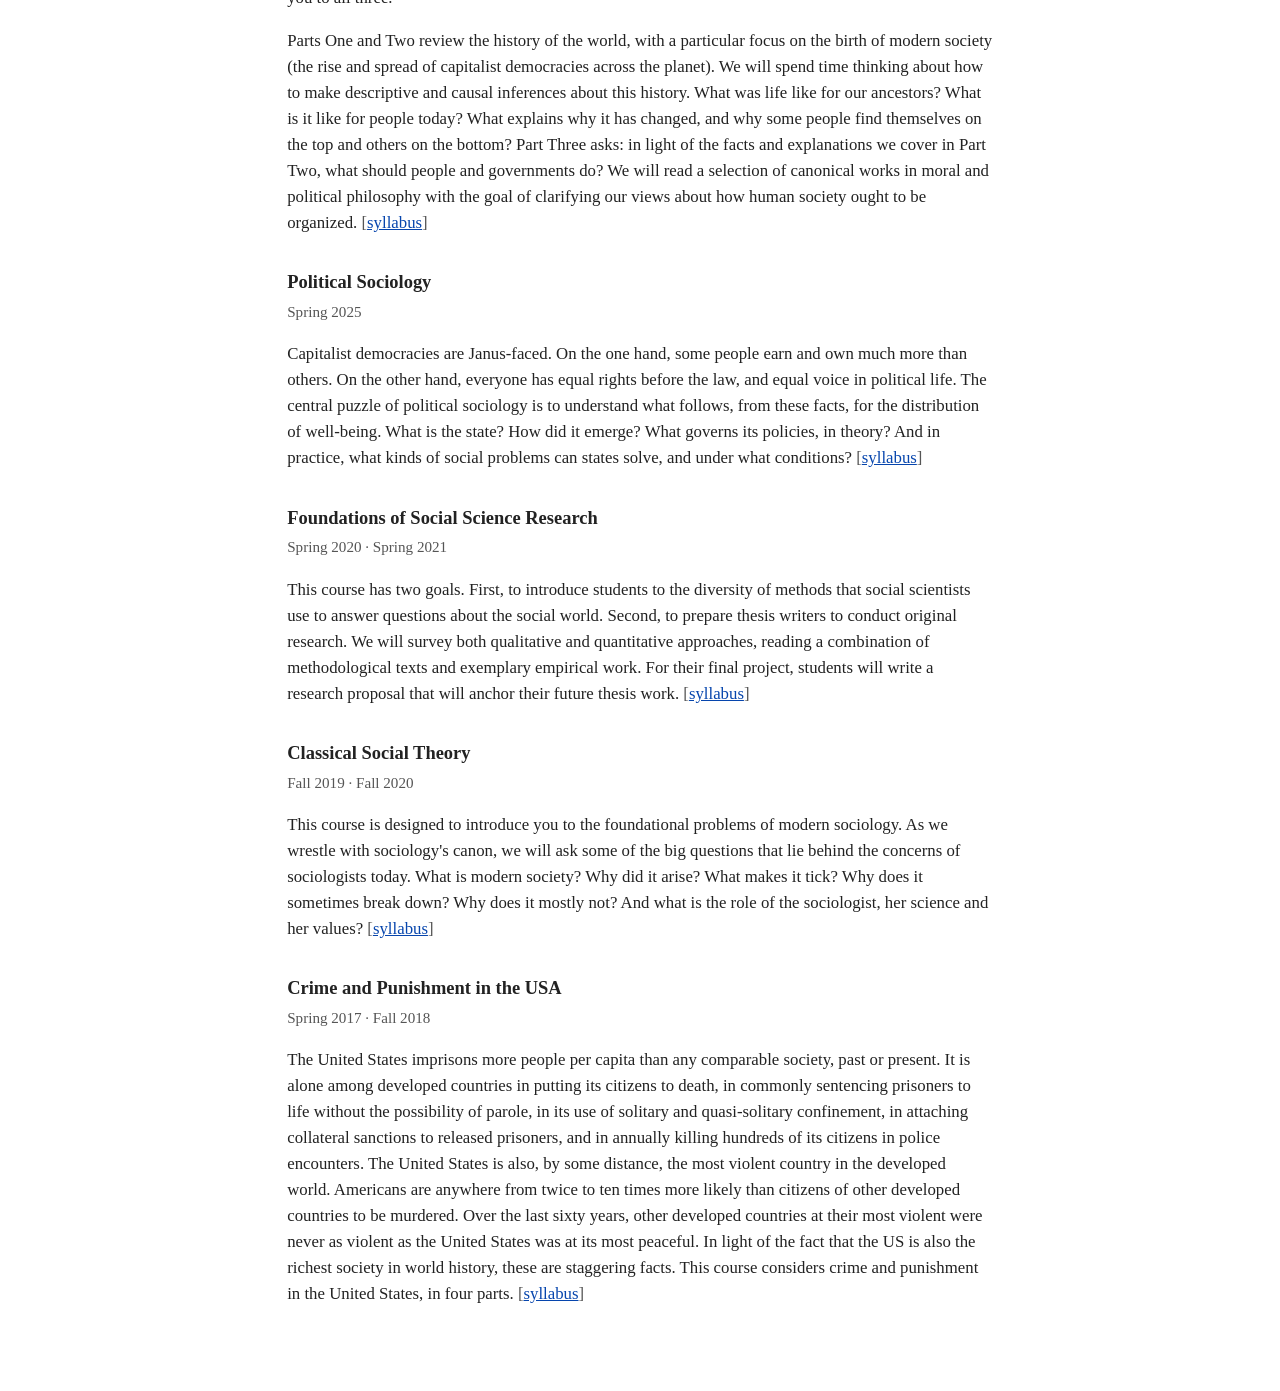
<file: teaching.html>
<!DOCTYPE html>
<html lang="en">
<head>
<meta charset="utf-8">
<meta name="viewport" content="width=device-width, initial-scale=1">
<title>Adaner Usmani — Teaching</title>
<link rel="stylesheet" href="style.css">
</head>
<body>

<header>
<h1>Adaner Usmani</h1>
<nav><a href="index.html">home</a> | <a href="research.html">research</a> | teaching</nav>
<hr>
</header>

<main>

<h2>Inequality Then and Now: The History of Human Suffering</h2>
<p class="terms">Spring 2024 &middot; Fall 2024 &middot; Fall 2025</p>
<p>Why do some live in mansions while others languish in prison? Why do some work fulfilling jobs from home, while others toil in someone else's factories or fields? Why do some eat cake while others nibble on roti? Why, in other words, do some people have a lot but others so little? This course uses the tools of the social sciences to examine the distribution of human well-being, or inequality. Together, we will survey this distribution across three broad eras of human history: the pre-agrarian era (until about 5-10,000 years ago), the agrarian era (ca. 5-10,000 years ago to 1800 AD), and, especially, the modern world (ca. 1800 AD to the present). Our primary goal will be to answer empirical questions&ndash;to describe and explain these distributions&ndash;but we will also consider the normative challenges that lie behind them. What kinds of inequalities should we care about? And, given what we know about inequality today, what should we demand that people and governments do about them? Topics covered will include: the nature of early human societies, the origins of agriculture, the rise of the state, the birth of capitalism, the causes of racial inequality and patriarchy, and the transformation of capitalism by social and political movements.
<span class="links">[<a href="https://docs.google.com/document/d/1WcH6sXeXfPKJtN1OQSFhAZ5T2zQmVeUeoAKbPj_vvqk/edit">syllabus</a>]</span></p>

<h2>Inequality Under Capitalism</h2>
<p class="terms">Spring 2024 &middot; Spring 2025 &middot; Fall 2025</p>
<p>All capitalist societies are characterized by significant forms of inequality. Some people and some groups have more of the things that make for a good life, while other people and other groups have less. But inequality is not static; not all societies are equally unequal. Social and political movements have transformed the distribution of well-being in meaningful ways. This class examines the normative and empirical questions raised by these facts. First, why is inequality wrong? What does justice require? Second, what explains inequality? And what, if anything, can people or governments do about it?
<span class="links">[<a href="https://docs.google.com/document/d/1ZnWUqLIAXQJlS305GCHto4vCKy_MsOzgNTPz5XhfZjs/edit">syllabus</a>]</span></p>

<h2>Crime, Punishment and Policing in an Unequal America</h2>
<p class="terms">Spring 2021 &middot; Fall 2021 &middot; Fall 2022 &middot; Fall 2023 &middot; Spring 2026</p>
<p>The United States imprisons more people per capita than any comparable society, past or present. It is alone among developed countries in annually killing hundreds of its citizens in police encounters. And it is also, by some distance, the most violent country in the developed world. These facts raise a range of difficult questions about what should be done about crime, punishment and policing in today's United States.</p>
<p>The aim of this course is to introduce students to the empirical premises and normative principles at stake in these debates, and by doing that prepare them to do research on morally-laden empirical topics. The course is taught by a sociologist (Adaner), but it will feature guest appearances by a philosopher (Chris). Throughout, we will be using reasoning and methods from both the empirical social sciences and from analytic moral and political philosophy. Students will be pushed to develop the strongest possible arguments for positions they may not endorse, and to argue against the perspective of the instructors at every opportunity.
<span class="links">[<a href="https://docs.google.com/document/d/10YcyH8faod0j75Vk6f8lk4PLBQQnoyI-q4eNhpNbX1A/edit">syllabus</a>]</span></p>

<h2>Introduction to Social Theory</h2>
<p class="terms">Summer 2022 &middot; Spring 2023 &middot; Fall 2023 &middot; Summer 2025</p>
<p>All of us have the sense that the world we live in is different from the world of our ancestors. Many of the things that we take for granted (e.g. presidential elections, prisons, professional sports) have existed for only a small fraction of human history. But how, exactly, has the world changed since humans first appeared? And why? And, finally, what lessons should we draw for the present and for the future?</p>
<p>Sometimes, these questions are asked in different disciplines. Today, historians will ask the first; sociologists the second; and philosophers the third. But the social sciences were founded by people who thought that it was natural to wonder about them together. And so this course is organized to introduce you to all three.</p>
<p>Parts One and Two review the history of the world, with a particular focus on the birth of modern society (the rise and spread of capitalist democracies across the planet). We will spend time thinking about how to make descriptive and causal inferences about this history. What was life like for our ancestors? What is it like for people today? What explains why it has changed, and why some people find themselves on the top and others on the bottom? Part Three asks: in light of the facts and explanations we cover in Part Two, what should people and governments do? We will read a selection of canonical works in moral and political philosophy with the goal of clarifying our views about how human society ought to be organized.
<span class="links">[<a href="https://docs.google.com/document/d/1t76MpfP0ZBOOztvqilCifpPFMCTdrJdcUCuuVsjyNN0/edit">syllabus</a>]</span></p>

<h2>Political Sociology</h2>
<p class="terms">Spring 2025</p>
<p>Capitalist democracies are Janus-faced. On the one hand, some people earn and own much more than others. On the other hand, everyone has equal rights before the law, and equal voice in political life. The central puzzle of political sociology is to understand what follows, from these facts, for the distribution of well-being. What is the state? How did it emerge? What governs its policies, in theory? And in practice, what kinds of social problems can states solve, and under what conditions?
<span class="links">[<a href="https://docs.google.com/document/d/17FQ1_eQ6mwNP1PCQDSLjks8RpxFUTx8_ew24fbc2Q7s/edit?tab=t.0">syllabus</a>]</span></p>

<h2>Foundations of Social Science Research</h2>
<p class="terms">Spring 2020 &middot; Spring 2021</p>
<p>This course has two goals. First, to introduce students to the diversity of methods that social scientists use to answer questions about the social world. Second, to prepare thesis writers to conduct original research. We will survey both qualitative and quantitative approaches, reading a combination of methodological texts and exemplary empirical work. For their final project, students will write a research proposal that will anchor their future thesis work.
<span class="links">[<a href="http://bit.ly/foundations_spring2021">syllabus</a>]</span></p>

<h2>Classical Social Theory</h2>
<p class="terms">Fall 2019 &middot; Fall 2020</p>
<p>This course is designed to introduce you to the foundational problems of modern sociology. As we wrestle with sociology's canon, we will ask some of the big questions that lie behind the concerns of sociologists today. What is modern society? Why did it arise? What makes it tick? Why does it sometimes break down? Why does it mostly not? And what is the role of the sociologist, her science and her values?
<span class="links">[<a href="http://bit.ly/ctheory_fall2020">syllabus</a>]</span></p>

<h2>Crime and Punishment in the USA</h2>
<p class="terms">Spring 2017 &middot; Fall 2018</p>
<p>The United States imprisons more people per capita than any comparable society, past or present. It is alone among developed countries in putting its citizens to death, in commonly sentencing prisoners to life without the possibility of parole, in its use of solitary and quasi-solitary confinement, in attaching collateral sanctions to released prisoners, and in annually killing hundreds of its citizens in police encounters. The United States is also, by some distance, the most violent country in the developed world. Americans are anywhere from twice to ten times more likely than citizens of other developed countries to be murdered. Over the last sixty years, other developed countries at their most violent were never as violent as the United States was at its most peaceful. In light of the fact that the US is also the richest society in world history, these are staggering facts. This course considers crime and punishment in the United States, in four parts.
<span class="links">[<a href="https://www.dropbox.com/s/v2mwb665mxspn14/crimepun_fall2018.pdf?dl=0">syllabus</a>]</span></p>

</main>

</body>
</html>
</file>
<file: style.css>
body {
    max-width: 42em;
    margin: 0 auto;
    padding: 2em 1em 4em;
    font-family: Georgia, "Times New Roman", serif;
    font-size: 1.05em;
    line-height: 1.55;
    color: #222;
    background: #fff;
}

header h1 {
    font-size: 1.4em;
    font-weight: normal;
    letter-spacing: 0.02em;
    margin: 0 0 0.25em;
}

nav {
    margin-bottom: 0.75em;
}

header hr {
    border: none;
    border-top: 1px solid #ccc;
    margin: 0 0 1.5em;
}

h2 {
    font-size: 1.1em;
    font-weight: bold;
    margin: 1.75em 0 0.5em;
}

a {
    color: #0645ad;
}

.entry {
    margin: 0 0 1em;
}

.links {
    color: #555;
}

address {
    font-style: normal;
}

.terms {
    margin: -0.35em 0 0.6em;
    font-size: 0.9em;
    color: #555;
}

/* reading.html: three-column reading lists */
body.wide {
    max-width: 72em;
}

body.wide > header,
body.wide main > p {
    max-width: 42em;
}

.reading {
    display: grid;
    grid-template-columns: repeat(3, minmax(0, 1fr));
    gap: 2.5em;
    margin-top: 1.5em;
}

.reading h2 {
    margin: 0;
}

.reading .pace {
    margin: 0 0 0.75em;
    font-size: 0.85em;
    color: #555;
}

.books {
    list-style: none;
    margin: 0;
    padding: 0;
    font-size: 0.92em;
    line-height: 1.4;
}

.books li {
    margin: 0 0 0.55em;
}

.books .when {
    display: block;
    font-size: 0.8em;
    color: #777;
}

.books li.done {
    color: #888;
}

.books li.now {
    border-left: 3px solid #0645ad;
    padding-left: 0.5em;
    margin-left: calc(-0.5em - 3px);
}

.books li.now .when {
    color: #0645ad;
    font-weight: bold;
}

.books .until {
    color: #777;
    font-size: 0.85em;
}

@media (max-width: 50em) {
    .reading {
        grid-template-columns: 1fr;
    }
}
</file>
